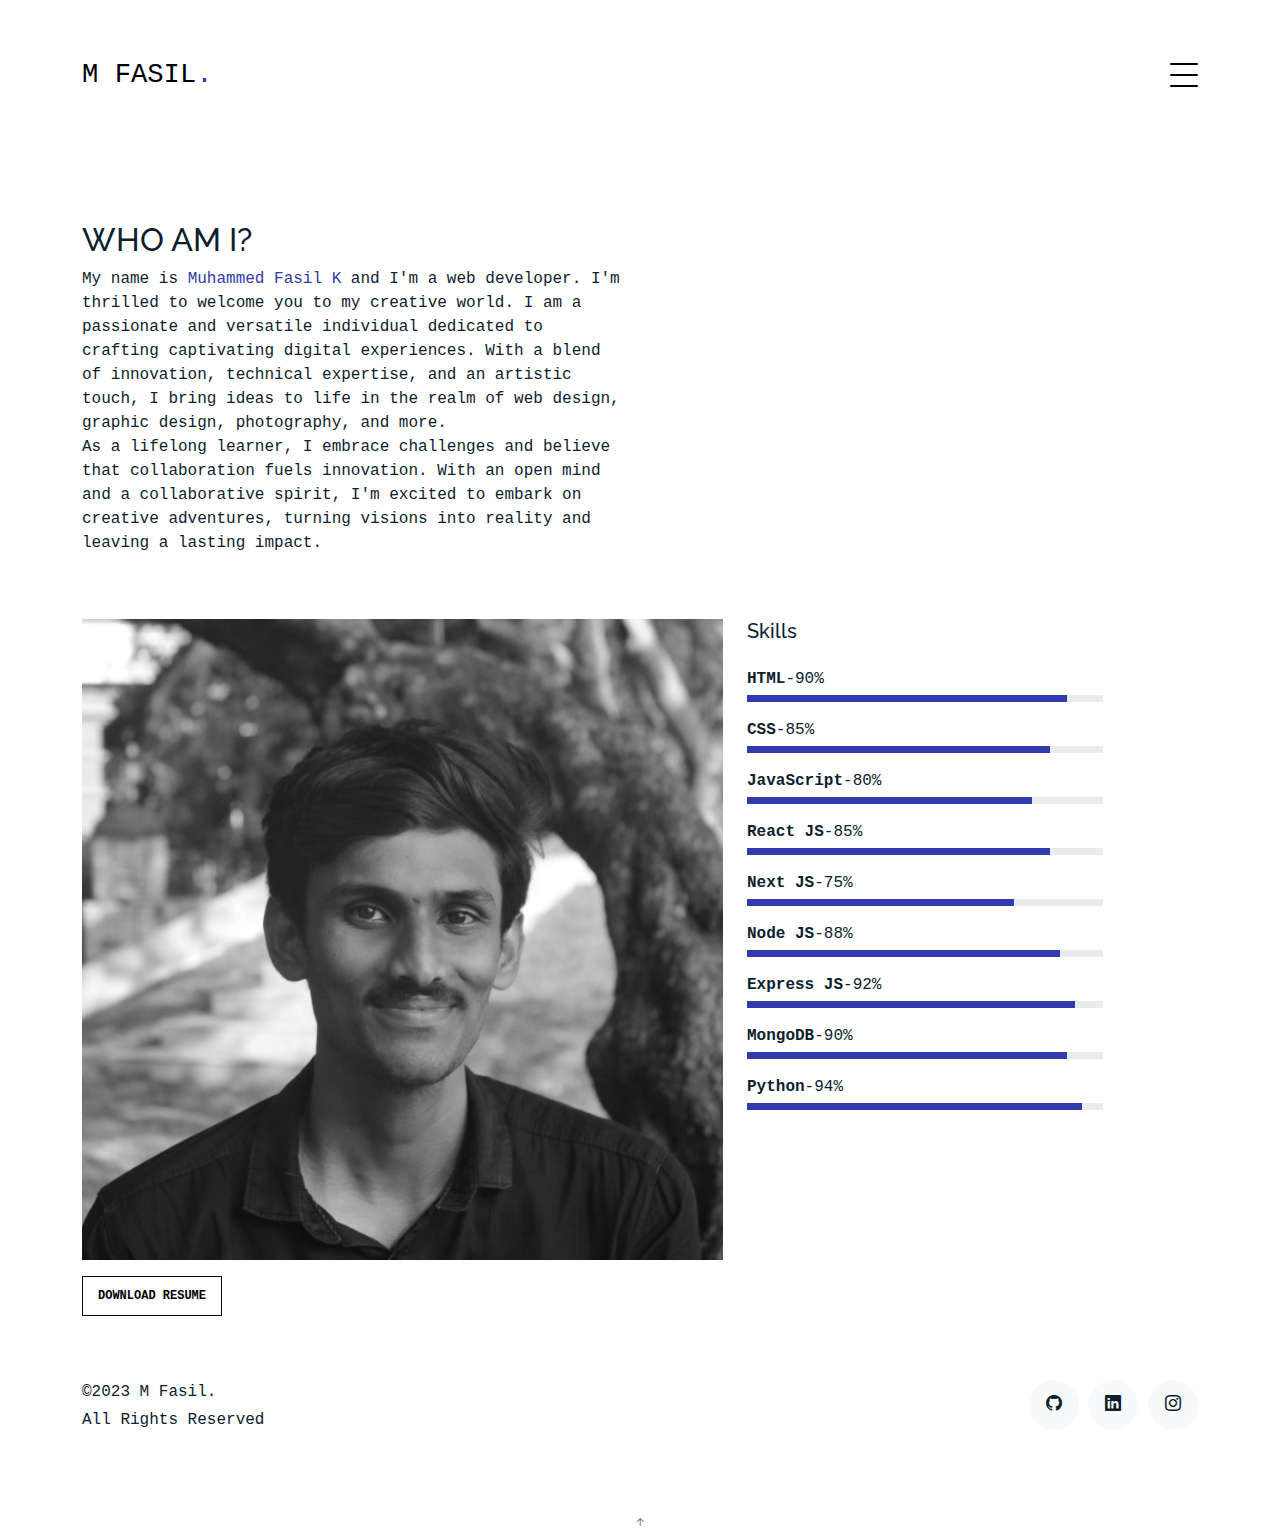
<file: about.html>
<!DOCTYPE html>
<html lang="en">
  <head>
    <meta charset="utf-8" />
    <meta content="width=device-width, initial-scale=1.0" name="viewport" />
    <title>M Fasil - About</title>
    <meta
      content="This is the portfolio website of Muhammed Fasil K"
      name="description"
    />
    <meta content="portfolio personal" name="keywords" />
    <meta content="Muhammed Fasil K" name="author" />
    <link href="assets/img/favicon.png" rel="icon" />
    <link href="assets/img/apple-touch-icon.png" rel="apple-touch-icon" />
    <link
      href="https://fonts.googleapis.com/css?family=https://fonts.googleapis.com/css?family=Inconsolata:400,500,600,700|Raleway:400,400i,500,500i,600,600i,700,700i"
      rel="stylesheet"
    />
    <link href="assets/vendor/aos/aos.css" rel="stylesheet" />
    <link
      href="assets/vendor/bootstrap/css/bootstrap.min.css"
      rel="stylesheet"
    />
    <link
      href="assets/vendor/bootstrap-icons/bootstrap-icons.css"
      rel="stylesheet"
    />
    <link href="assets/vendor/swiper/swiper-bundle.min.css" rel="stylesheet" />
    <link href="assets/css/style.css" rel="stylesheet" />
  </head>

  <body>
    <!-- ======= Navbar ======= -->
    <div class="collapse navbar-collapse custom-navmenu" id="main-navbar">
      <div class="container py-2 py-md-5">
        <div class="row align-items-start justify-content-between">
          <div class="col-md-2">
            <ul class="custom-menu">
              <li><a href="index.html">Home</a></li>
              <li class="active"><a href="about.html">About Me</a></li>
              <li><a href="works.html">Works</a></li>
              <li><a href="services.html">Services</a></li>
              <li><a href="skills.html">Skills</a></li>
              <li><a href="contact.html">Contact</a></li>
            </ul>
          </div>
          <div class="col-md-4 d-none d-md-block">
            <h3>Hire Me</h3>
            <p>
              Elevate Your Projects with My Expertise. Ready to bring your ideas
              to life? From concept to execution, I'm here to collaborate and
              contribute my skills to your next venture. Let's work together to
              create something exceptional. Reach out now to explore the
              possibilities <br />
              <span class="mt-2"
                ><a href="mailto:muhammedfasilofficial@gmail.com"
                  >muhammedfasilofficial@gmail.com</a
                ></span
              >
            </p>
          </div>
        </div>
      </div>
    </div>
    <nav class="navbar navbar-light custom-navbar">
      <div class="container">
        <a class="navbar-brand" href="index.html"
          >M FASIL<span style="color: rgb(49, 59, 172)">.</span></a
        >
        <a
          href="#"
          class="burger"
          data-bs-toggle="collapse"
          data-bs-target="#main-navbar"
        >
          <span></span>
        </a>
      </div>
    </nav>
    <!-- Start #main -->
    <main id="main">
      <section class="section pb-5">
        <div class="container">
          <div class="row mb-5 align-items-end">
            <div class="col-md-6" data-aos="fade-up">
              <h2>WHO AM I?</h2>
              <p class="mb-0">
                My name is
                <span style="color: rgb(49, 59, 172)">Muhammed Fasil K</span>
                and I'm a web developer. I'm thrilled to welcome you to my
                creative world. I am a passionate and versatile individual
                dedicated to crafting captivating digital experiences. With a
                blend of innovation, technical expertise, and an artistic touch,
                I bring ideas to life in the realm of web design, graphic
                design, photography, and more.
              </p>
              <p>
                As a lifelong learner, I embrace challenges and believe that
                collaboration fuels innovation. With an open mind and a
                collaborative spirit, I'm excited to embark on creative
                adventures, turning visions into reality and leaving a lasting
                impact.
              </p>
            </div>
          </div>

          <div class="row">
            <div class="col-md-4 ml-auto order-2" data-aos="fade-up">
              <h3 class="h3 mb-4">Skills</h3>
              <ul class="list-unstyled">
                <li class="mb-3">
                  <div class="d-flex mb-1">
                    <strong>HTML</strong>-
                    <span class="ml-auto">90%</span>
                  </div>
                  <div class="progress custom-progress">
                    <div
                      class="progress-bar"
                      role="progressbar"
                      style="width: 90%"
                      aria-valuenow="90"
                      aria-valuemin="0"
                      aria-valuemax="100"
                    ></div>
                  </div>
                </li>
                <li class="mb-3">
                  <div class="d-flex mb-1">
                    <strong>CSS</strong>-
                    <span class="ml-auto">85%</span>
                  </div>
                  <div class="progress custom-progress">
                    <div
                      class="progress-bar"
                      role="progressbar"
                      style="width: 85%"
                      aria-valuenow="85"
                      aria-valuemin="0"
                      aria-valuemax="100"
                    ></div>
                  </div>
                </li>
                <li class="mb-3">
                  <div class="d-flex mb-1">
                    <strong>JavaScript</strong>-
                    <span class="ml-auto">80%</span>
                  </div>
                  <div class="progress custom-progress">
                    <div
                      class="progress-bar"
                      role="progressbar"
                      style="width: 80%"
                      aria-valuenow="80"
                      aria-valuemin="0"
                      aria-valuemax="100"
                    ></div>
                  </div>
                </li>
                <li class="mb-3">
                  <div class="d-flex mb-1">
                    <strong>React JS</strong>-
                    <span class="ml-auto"> 85%</span>
                  </div>
                  <div class="progress custom-progress">
                    <div
                      class="progress-bar"
                      role="progressbar"
                      style="width: 85%"
                      aria-valuenow="85"
                      aria-valuemin="0"
                      aria-valuemax="100"
                    ></div>
                  </div>
                </li>
                <li class="mb-3">
                  <div class="d-flex mb-1">
                    <strong>Next JS</strong>-
                    <span class="ml-auto">75%</span>
                  </div>
                  <div class="progress custom-progress">
                    <div
                      class="progress-bar"
                      role="progressbar"
                      style="width: 75%"
                      aria-valuenow="75"
                      aria-valuemin="0"
                      aria-valuemax="100"
                    ></div>
                  </div>
                </li>
                <li class="mb-3">
                  <div class="d-flex mb-1">
                    <strong>Node JS</strong>-
                    <span class="ml-auto">88%</span>
                  </div>
                  <div class="progress custom-progress">
                    <div
                      class="progress-bar"
                      role="progressbar"
                      style="width: 88%"
                      aria-valuenow="88"
                      aria-valuemin="0"
                      aria-valuemax="100"
                    ></div>
                  </div>
                </li>
                <li class="mb-3">
                  <div class="d-flex mb-1">
                    <strong>Express JS</strong>-
                    <span class="ml-auto">92%</span>
                  </div>
                  <div class="progress custom-progress">
                    <div
                      class="progress-bar"
                      role="progressbar"
                      style="width: 92%"
                      aria-valuenow="92%"
                      aria-valuemin="0"
                      aria-valuemax="100"
                    ></div>
                  </div>
                </li>
                <li class="mb-3">
                  <div class="d-flex mb-1">
                    <strong>MongoDB</strong>-
                    <span class="ml-auto">90%</span>
                  </div>
                  <div class="progress custom-progress">
                    <div
                      class="progress-bar"
                      role="progressbar"
                      style="width: 90%"
                      aria-valuenow="90"
                      aria-valuemin="0"
                      aria-valuemax="100"
                    ></div>
                  </div>
                </li>
                <li class="mb-3">
                  <div class="d-flex mb-1">
                    <strong>Python</strong>-
                    <span class="ml-auto">94%</span>
                  </div>
                  <div class="progress custom-progress">
                    <div
                      class="progress-bar"
                      role="progressbar"
                      style="width: 94%"
                      aria-valuenow="94"
                      aria-valuemin="0"
                      aria-valuemax="100"
                    ></div>
                  </div>
                </li>
              </ul>
            </div>

            <div class="col-md-7 mb-5 mb-md-0" data-aos="fade-up">
              <p>
                <img
                  src="assets/img/M Fasil.jpg"
                  alt="M Fasil"
                  class="img-fluid"
                />
              </p>
              <p>
                <a
                  href="assets/files/resume.pdf"
                  download="Muhammed Fasil K"
                  class="readmore"
                  >Download resume</a
                >
              </p>
            </div>
          </div>
        </div>
      </section>
    </main>
    <!-- End #main -->
    <!-- ======= Footer ======= -->
    <footer class="footer" role="contentinfo">
      <div class="container">
        <div class="row">
          <div class="col-sm-6">
            <p class="mb-1">&copy;2023 M Fasil.</p>
            <p>All Rights Reserved</p>
          </div>
          <div class="col-sm-6 social text-md-end">
            <a href="https://github.com/fasilofficial"
              ><span class="bi bi-github"></span
            ></a>
            <a href="https://www.linkedin.com/in/mfasilofficial/"
              ><span class="bi bi-linkedin"></span
            ></a>
            <a href="https://www.instagram.com/fasil.jpeg/"
              ><span class="bi bi-instagram"></span
            ></a>
          </div>
        </div>
      </div>
    </footer>
    <a
      href="#"
      class="back-to-top d-flex align-items-center justify-content-center"
      ><i class="bi bi-arrow-up-short"></i
    ></a>
    <script src="assets/vendor/aos/aos.js"></script>
    <script src="assets/vendor/bootstrap/js/bootstrap.bundle.min.js"></script>
    <script src="assets/vendor/isotope-layout/isotope.pkgd.min.js"></script>
    <script src="assets/vendor/swiper/swiper-bundle.min.js"></script>
    <script src="assets/js/main.js"></script>
  </body>
</html>
</file>
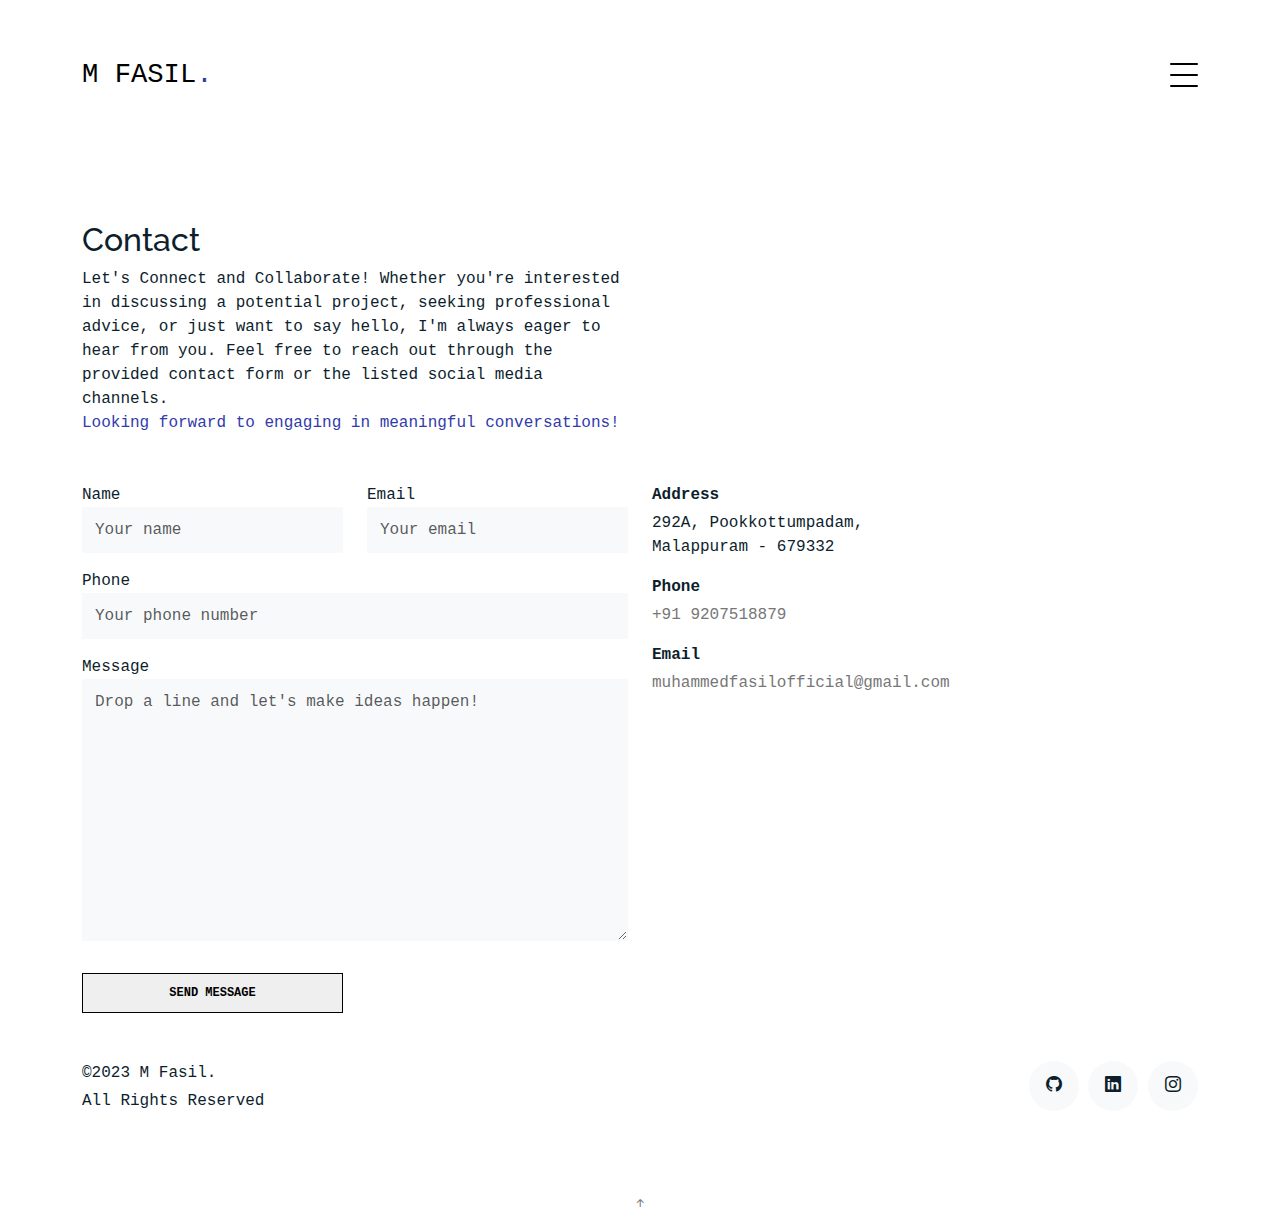
<file: contact.html>
<!DOCTYPE html>
<html lang="en">
  <head>
    <meta charset="utf-8" />
    <meta content="width=device-width, initial-scale=1.0" name="viewport" />
    <title>M Fasil - Contact</title>
    <meta
      content="This is the portfolio website of Muhammed Fasil K"
      name="description"
    />
    <meta content="portfolio personal" name="keywords" />
    <meta content="Muhammed Fasil K" name="author" />
    <link href="assets/img/favicon.png" rel="icon" />
    <link href="assets/img/apple-touch-icon.png" rel="apple-touch-icon" />
    <link
      href="https://fonts.googleapis.com/css?family=https://fonts.googleapis.com/css?family=Inconsolata:400,500,600,700|Raleway:400,400i,500,500i,600,600i,700,700i"
      rel="stylesheet"
    />
    <link href="assets/vendor/aos/aos.css" rel="stylesheet" />
    <link
      href="assets/vendor/bootstrap/css/bootstrap.min.css"
      rel="stylesheet"
    />
    <link
      href="assets/vendor/bootstrap-icons/bootstrap-icons.css"
      rel="stylesheet"
    />
    <link href="assets/vendor/swiper/swiper-bundle.min.css" rel="stylesheet" />
    <link href="assets/css/style.css" rel="stylesheet" />
  </head>

  <body>
    <!-- ======= Navbar ======= -->
    <div class="collapse navbar-collapse custom-navmenu" id="main-navbar">
      <div class="container py-2 py-md-5">
        <div class="row align-items-start justify-content-between">
          <div class="col-md-2">
            <ul class="custom-menu">
              <li><a href="index.html">Home</a></li>
              <li><a href="about.html">About Me</a></li>
              <li><a href="works.html">Works</a></li>
              <li><a href="services.html">Services</a></li>
              <li><a href="skills.html">Skills</a></li>
              <li class="active"><a href="contact.html">Contact</a></li>
            </ul>
          </div>
          <div class="col-md-4 d-none d-md-block">
            <h3>Hire Me</h3>
            <p>
              Elevate Your Projects with My Expertise. Ready to bring your ideas
              to life? From concept to execution, I'm here to collaborate and
              contribute my skills to your next venture. Let's work together to
              create something exceptional. Reach out now to explore the
              possibilities <br />
              <span class="mt-2"
                ><a href="mailto:muhammedfasilofficial@gmail.com"
                  >muhammedfasilofficial@gmail.com</a
                ></span
              >
            </p>
          </div>
        </div>
      </div>
    </div>

    <nav class="navbar navbar-light custom-navbar">
      <div class="container">
        <a class="navbar-brand" href="index.html"
          >M FASIL<span style="color: rgb(49, 59, 172)">.</span></a
        >
        <a
          href="#"
          class="burger"
          data-bs-toggle="collapse"
          data-bs-target="#main-navbar"
        >
          <span></span>
        </a>
      </div>
    </nav>
    <!-- Start #main -->
    <main id="main">
      <section class="section pb-5">
        <div class="container">
          <div class="row mb-5 align-items-end">
            <div class="col-md-6" data-aos="fade-up">
              <h2>Contact</h2>
              <p class="mb-0">
                Let's Connect and Collaborate! Whether you're interested in
                discussing a potential project, seeking professional advice, or
                just want to say hello, I'm always eager to hear from you. Feel
                free to reach out through the provided contact form or the
                listed social media channels.<br />
                <span style="color: rgb(49, 59, 172)"
                  >Looking forward to engaging in meaningful conversations!
                </span>
              </p>
            </div>
          </div>

          <div class="row">
            <div class="col-md-6 mb-5 mb-md-0" data-aos="fade-up">
              <form
                action="https://api.web3forms.com/submit"
                method="POST"
                role="form"
                class="php-email-form"
                id="contact-form"
              >
                <input
                  type="hidden"
                  name="access_key"
                  value="72082163-95c2-47cc-85ba-102b44f643af"
                />
                <div class="row gy-3">
                  <div class="col-md-6 form-group">
                    <label for="name">Name</label>
                    <input
                      placeholder="Your name"
                      type="text"
                      name="name"
                      class="form-control"
                      id="name"
                      required
                    />
                  </div>
                  <div class="col-md-6 form-group">
                    <label for="name">Email</label>
                    <input
                      placeholder="Your email"
                      type="email"
                      class="form-control"
                      name="email"
                      id="email"
                      required
                    />
                  </div>
                  <div class="col-md-12 form-group">
                    <label for="name">Phone</label>
                    <input
                      placeholder="Your phone number"
                      type="text"
                      class="form-control"
                      name="phone"
                      id="phone"
                      required
                    />
                  </div>
                  <div class="col-md-12 form-group">
                    <label for="name">Message</label>
                    <textarea
                      placeholder="Drop a line and let's make ideas happen!"
                      class="form-control"
                      name="message"
                      cols="30"
                      rows="10"
                      required
                    ></textarea>
                  </div>

                  <div class="col-md-12 my-3">
                    <div class="loading">Loading</div>
                    <div class="error-message"></div>
                    <div class="sent-message">
                      Your message has been sent. Thank you!
                    </div>
                  </div>

                  <div class="col-md-6 mt-0 form-group">
                    <input
                      type="submit"
                      class="readmore d-block w-100"
                      value="Send Message"
                    />
                  </div>
                </div>
              </form>
              <script>
                $(document).ready(function () {
                  $("#contact-form").validate();
                });
              </script>
            </div>

            <div class="col-md-4 ml-auto order-2" data-aos="fade-up">
              <ul class="list-unstyled">
                <li class="mb-3">
                  <strong class="d-block mb-1">Address</strong>
                  <span
                    >292A, Pookkottumpadam,<br />
                    Malappuram - 679332</span
                  >
                </li>
                <li class="mb-3">
                  <strong class="d-block mb-1">Phone</strong>
                  <!-- <span>+91 9207518879</span> -->
                  <a href="tel:+919207518879"><span>+91 9207518879</span></a>
                </li>
                <li class="mb-3">
                  <strong class="d-block mb-1">Email</strong>
                  <span
                    ><a href="mailto:muhammedfasilofficial@gmail.com"
                      >muhammedfasilofficial@gmail.com</a
                    ></span
                  >
                </li>
              </ul>
            </div>
          </div>
        </div>
      </section>
    </main>
    <!-- End #main -->

    <!-- ======= Footer ======= -->
    <footer class="footer" role="contentinfo">
      <div class="container">
        <div class="row">
          <div class="col-sm-6">
            <p class="mb-1">&copy;2023 M Fasil.</p>
            <p>All Rights Reserved</p>
          </div>
          <div class="col-sm-6 social text-md-end">
            <a href="https://github.com/fasilofficial"
              ><span class="bi bi-github"></span
            ></a>
            <a href="https://www.linkedin.com/in/mfasilofficial/"
              ><span class="bi bi-linkedin"></span
            ></a>
            <a href="https://www.instagram.com/fasil.jpeg/"
              ><span class="bi bi-instagram"></span
            ></a>
          </div>
        </div>
      </div>
    </footer>

    <a
      href="#"
      class="back-to-top d-flex align-items-center justify-content-center"
      ><i class="bi bi-arrow-up-short"></i
    ></a>
    <script src="assets/vendor/aos/aos.js"></script>
    <script src="assets/vendor/bootstrap/js/bootstrap.bundle.min.js"></script>
    <script src="assets/vendor/isotope-layout/isotope.pkgd.min.js"></script>
    <script src="assets/vendor/swiper/swiper-bundle.min.js"></script>
    <script src="assets/js/main.js"></script>
    <script src="https://web3forms.com/client/script.js" async defer></script>
    <script src="assets/js/main.js"></script>
  </body>
</html>
</file>
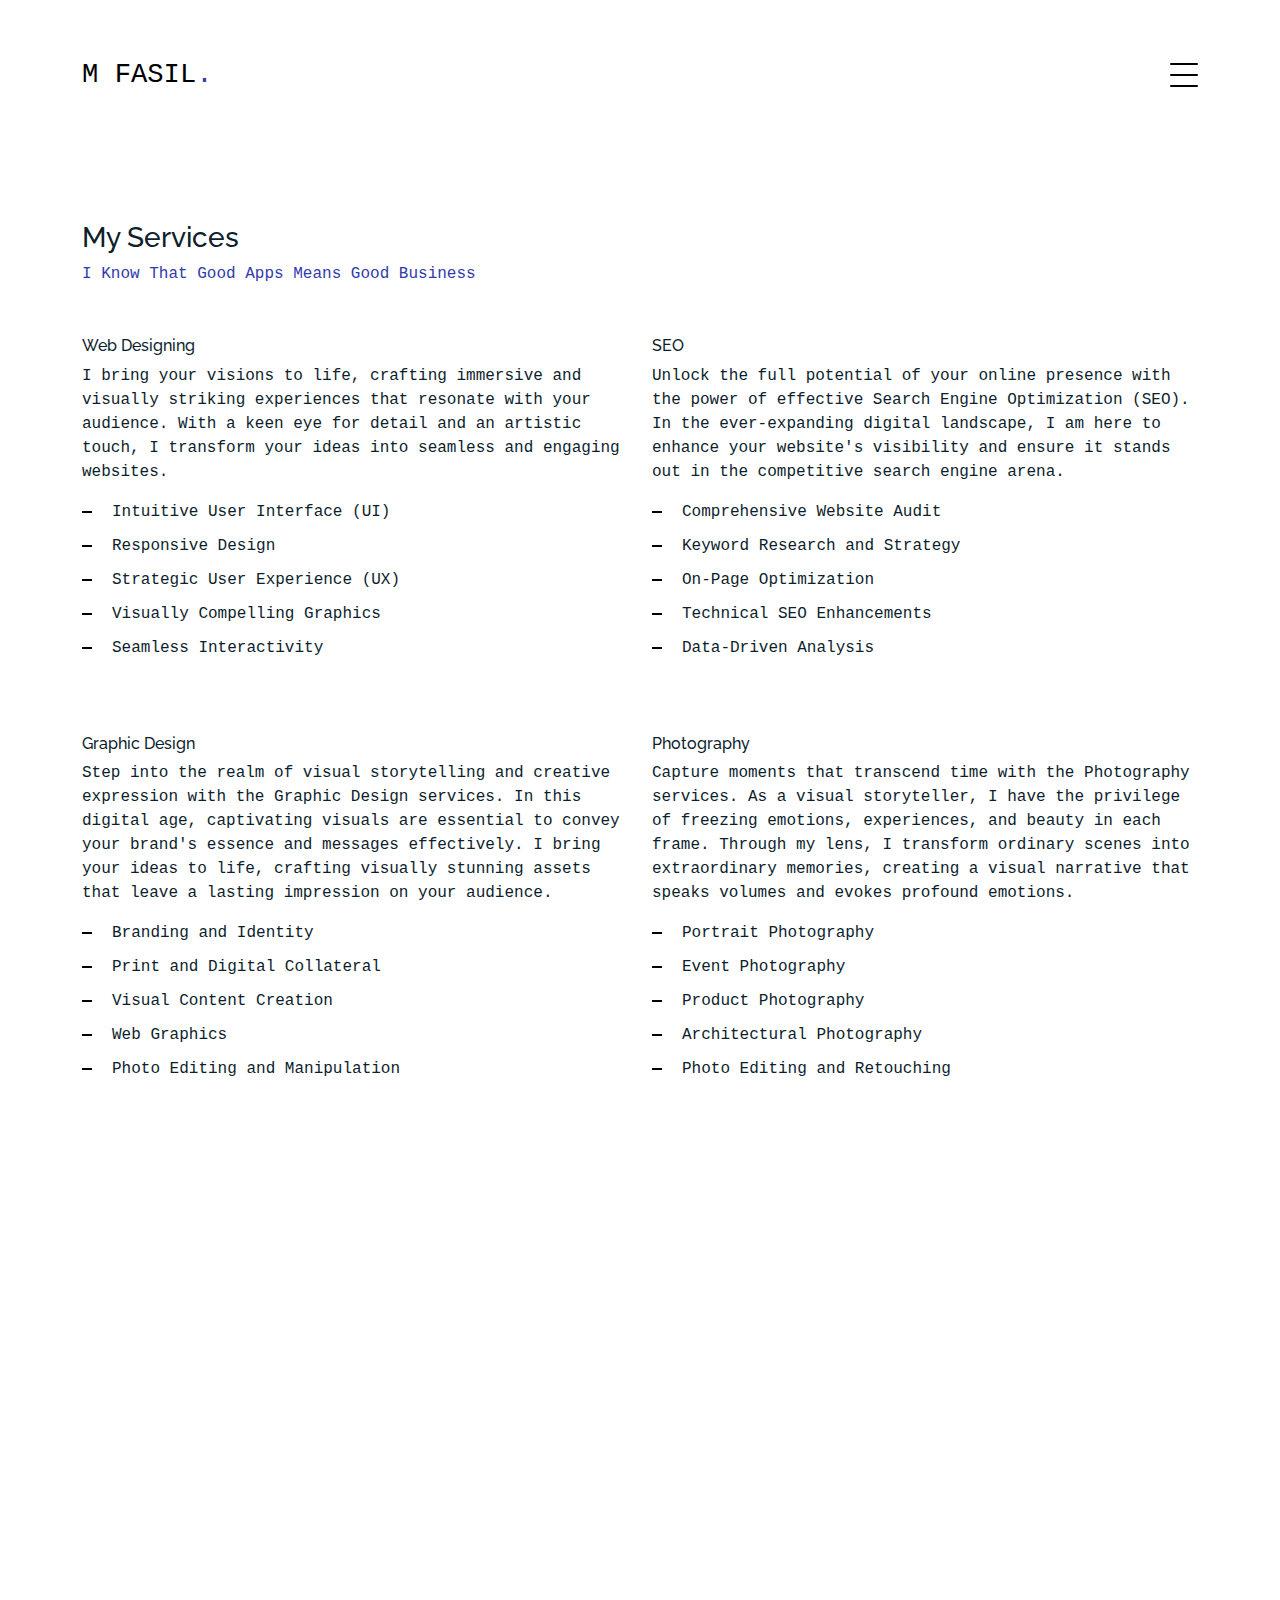
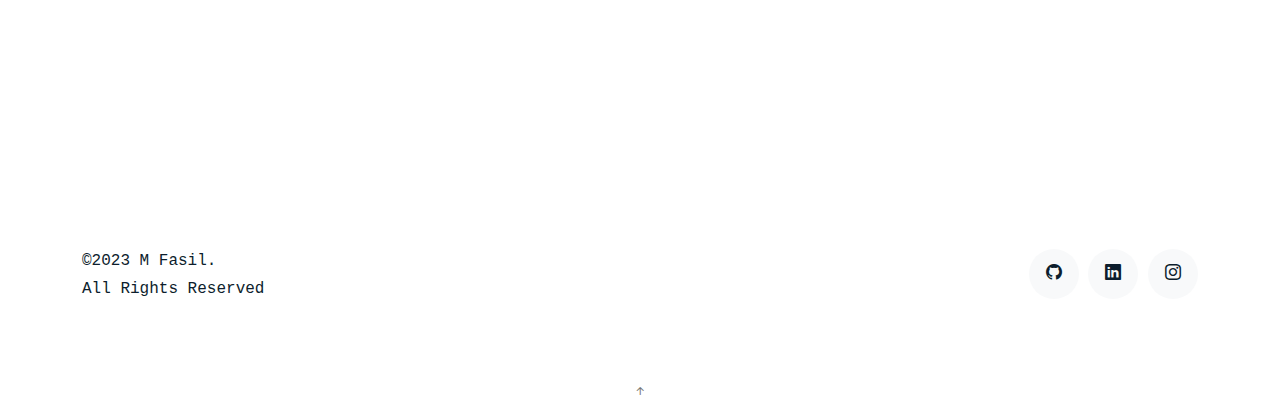
<file: services.html>
<!DOCTYPE html>
<html lang="en">
  <head>
    <meta charset="utf-8" />
    <meta content="width=device-width, initial-scale=1.0" name="viewport" />
    <title>M Fasil - Services</title>
    <meta
      content="This is the portfolio website of Muhammed Fasil K"
      name="description"
    />
    <meta content="portfolio personal" name="keywords" />
    <meta content="Muhammed Fasil K" name="author" />
    <link href="assets/img/favicon.png" rel="icon" />
    <link href="assets/img/apple-touch-icon.png" rel="apple-touch-icon" />
    <link
      href="https://fonts.googleapis.com/css?family=https://fonts.googleapis.com/css?family=Inconsolata:400,500,600,700|Raleway:400,400i,500,500i,600,600i,700,700i"
      rel="stylesheet"
    />
    <link href="assets/vendor/aos/aos.css" rel="stylesheet" />
    <link
      href="assets/vendor/bootstrap/css/bootstrap.min.css"
      rel="stylesheet"
    />
    <link
      href="assets/vendor/bootstrap-icons/bootstrap-icons.css"
      rel="stylesheet"
    />
    <link href="assets/vendor/swiper/swiper-bundle.min.css" rel="stylesheet" />
    <link href="assets/css/style.css" rel="stylesheet" />
  </head>

  <body>
    <!-- ======= Navbar ======= -->
    <div class="collapse navbar-collapse custom-navmenu" id="main-navbar">
      <div class="container py-2 py-md-5">
        <div class="row align-items-start justify-content-between">
          <div class="col-md-2">
            <ul class="custom-menu">
              <li><a href="index.html">Home</a></li>
              <li><a href="about.html">About Me</a></li>
              <li><a href="works.html">Works</a></li>
              <li class="active"><a href="services.html">Services</a></li>
              <li><a href="skills.html">Skills</a></li>
              <li><a href="contact.html">Contact</a></li>
            </ul>
          </div>
          <div class="col-md-4 d-none d-md-block">
            <h3>Hire Me</h3>
            <p>
              Elevate Your Projects with My Expertise. Ready to bring your ideas
              to life? From concept to execution, I'm here to collaborate and
              contribute my skills to your next venture. Let's work together to
              create something exceptional. Reach out now to explore the
              possibilities <br />
              <span class="mt-2"
                ><a href="mailto:muhammedfasilofficial@gmail.com"
                  >muhammedfasilofficial@gmail.com</a
                ></span
              >
            </p>
          </div>
        </div>
      </div>
    </div>

    <nav class="navbar navbar-light custom-navbar">
      <div class="container">
        <a class="navbar-brand" href="index.html"
          >M FASIL<span style="color: rgb(49, 59, 172)">.</span></a
        >
        <a
          href="#"
          class="burger"
          data-bs-toggle="collapse"
          data-bs-target="#main-navbar"
        >
          <span></span>
        </a>
      </div>
    </nav>

    <main id="main">
      <section class="section">
        <div class="container">
          <div class="row mb-4 align-items-center">
            <div class="col-md-6" data-aos="fade-up">
              <h3 class="h3 heading">My Services</h3>
              <p style="color: rgb(49, 59, 172)">
                I Know That Good Apps Means Good Business
              </p>
            </div>
          </div>
        </div>

        <div class="site-section pb-0 services">
          <div class="container">
            <div class="row">
              <div
                class="col-12 col-sm-6 col-md-6 col-lg-6 mb-5"
                data-aos="fade-up"
                data-aos-delay=""
              >
                <h4 class="h4 mb-2">Web Designing</h4>
                <p>
                  I bring your visions to life, crafting immersive and visually
                  striking experiences that resonate with your audience. With a
                  keen eye for detail and an artistic touch, I transform your
                  ideas into seamless and engaging websites.
                </p>
                <ul class="list-unstyled list-line">
                  <li>Intuitive User Interface (UI)</li>
                  <li>Responsive Design</li>
                  <li>Strategic User Experience (UX)</li>
                  <li>Visually Compelling Graphics</li>
                  <li>Seamless Interactivity</li>
                </ul>
              </div>
              <div
                class="col-12 col-sm-6 col-md-6 col-lg-6 mb-5"
                data-aos="fade-up"
                data-aos-delay="100"
              >
                <h4 class="h4 mb-2">SEO</h4>
                <p>
                  Unlock the full potential of your online presence with the
                  power of effective Search Engine Optimization (SEO). In the
                  ever-expanding digital landscape, I am here to enhance your
                  website's visibility and ensure it stands out in the
                  competitive search engine arena.
                </p>
                <ul class="list-unstyled list-line">
                  <li>Comprehensive Website Audit</li>
                  <li>Keyword Research and Strategy</li>
                  <li>On-Page Optimization</li>
                  <li>Technical SEO Enhancements</li>
                  <li>Data-Driven Analysis</li>
                </ul>
              </div>
              <div
                class="col-12 col-sm-6 col-md-6 col-lg-6 mb-5"
                data-aos="fade-up"
                data-aos-delay=""
              >
                <h4 class="h4 mb-2">Graphic Design</h4>
                <p>
                  Step into the realm of visual storytelling and creative
                  expression with the Graphic Design services. In this digital
                  age, captivating visuals are essential to convey your brand's
                  essence and messages effectively. I bring your ideas to life,
                  crafting visually stunning assets that leave a lasting
                  impression on your audience.
                </p>
                <ul class="list-unstyled list-line">
                  <li>Branding and Identity</li>
                  <li>Print and Digital Collateral</li>
                  <li>Visual Content Creation</li>
                  <li>Web Graphics</li>
                  <li>Photo Editing and Manipulation</li>
                </ul>
              </div>
              <div
                class="col-12 col-sm-6 col-md-6 col-lg-6 mb-5"
                data-aos="fade-up"
                data-aos-delay="100"
              >
                <h4 class="h4 mb-2">Photography</h4>
                <p>
                  Capture moments that transcend time with the Photography
                  services. As a visual storyteller, I have the privilege of
                  freezing emotions, experiences, and beauty in each frame.
                  Through my lens, I transform ordinary scenes into
                  extraordinary memories, creating a visual narrative that
                  speaks volumes and evokes profound emotions.
                </p>
                <ul class="list-unstyled list-line">
                  <li>Portrait Photography</li>
                  <li>Event Photography</li>
                  <li>Product Photography</li>
                  <li>Architectural Photography</li>
                  <li>Photo Editing and Retouching</li>
                </ul>
              </div>
            </div>
          </div>
        </div>
      </section>

      <!-- ======= Testimonials Section ======= -->
      <section class="section pt-0">
        <div class="container">
          <div
            class="testimonials-slider swiper"
            data-aos="fade-up"
            data-aos-delay="100"
          >
            <div class="swiper-wrapper">
              <div class="swiper-slide">
                <div class="testimonial-wrap">
                  <div class="testimonial">
                    <img
                      src="assets/img/Alvin Ninan.jpg"
                      alt="Image"
                      class="img-fluid"
                    />
                    <blockquote>
                      <p>
                        Working with Fasil was an absolute pleasure. Their
                        exceptional design skills, keen attention to detail, and
                        unwavering dedication transformed our vision into a
                        stunning reality. Highly recommended!
                      </p>
                    </blockquote>
                    <p>&mdash; Alvin Ninan</p>
                  </div>
                </div>
              </div>

              <div class="swiper-slide">
                <div class="testimonial-wrap">
                  <div class="testimonial">
                    <img
                      src="assets/img/Rameez Ibrahim.jpg"
                      alt="Image"
                      class="img-fluid"
                    />
                    <blockquote>
                      <p>
                        Choosing Fasil for our web design was an outstanding
                        decision. His expertise in creating user-friendly
                        interfaces and visually appealing designs exceeded our
                        expectations.
                      </p>
                    </blockquote>
                    <p>&mdash; Rameez Ibrahim</p>
                  </div>
                </div>
              </div>
              <div class="swiper-slide">
                <div class="testimonial-wrap">
                  <div class="testimonial">
                    <img
                      src="assets/img/Mohammed Rizwan.jpg"
                      alt="Image"
                      class="img-fluid"
                    />
                    <blockquote>
                      <p>
                        I had the pleasure of collaborating with Fasil for our
                        brand's graphic design requirements. Their ability to
                        grasp our brand's essence and translate it into stunning
                        visuals was truly impressive.
                      </p>
                    </blockquote>
                    <p>&mdash; Mohammed Rizwan</p>
                  </div>
                </div>
              </div>
              <div class="swiper-slide">
                <div class="testimonial-wrap">
                  <div class="testimonial">
                    <img
                      src="assets/img/Devi Krishna.jpg"
                      alt="Image"
                      class="img-fluid"
                    />
                    <blockquote>
                      <p>
                        Partnering with Muhammed Fasil K for our design needs
                        was an inspiring journey. His creativity knows no
                        bounds, as they effortlessly transformed our ideas into
                        visual masterpieces.
                      </p>
                    </blockquote>
                    <p>&mdash; K Devi Krishna</p>
                  </div>
                </div>
              </div>
            </div>
            <div class="swiper-pagination"></div>
          </div>
        </div>
      </section>
      <!-- End Testimonials Section -->
    </main>
    <!-- End #main -->

    <!-- ======= Footer ======= -->
    <footer class="footer" role="contentinfo">
      <div class="container">
        <div class="row">
          <div class="col-sm-6">
            <p class="mb-1">&copy;2023 M Fasil.</p>
            <p>All Rights Reserved</p>
          </div>
          <div class="col-sm-6 social text-md-end">
            <a href="https://github.com/fasilofficial"
              ><span class="bi bi-github"></span
            ></a>
            <a href="https://www.linkedin.com/in/mfasilofficial/"
              ><span class="bi bi-linkedin"></span
            ></a>
            <a href="https://www.instagram.com/fasil.jpeg/"
              ><span class="bi bi-instagram"></span
            ></a>
          </div>
        </div>
      </div>
    </footer>

    <a
      href="#"
      class="back-to-top d-flex align-items-center justify-content-center"
      ><i class="bi bi-arrow-up-short"></i
    ></a>
    <script src="assets/vendor/aos/aos.js"></script>
    <script src="assets/vendor/bootstrap/js/bootstrap.bundle.min.js"></script>
    <script src="assets/vendor/isotope-layout/isotope.pkgd.min.js"></script>
    <script src="assets/vendor/swiper/swiper-bundle.min.js"></script>
    <script src="assets/js/main.js"></script>
  </body>
</html>
</file>
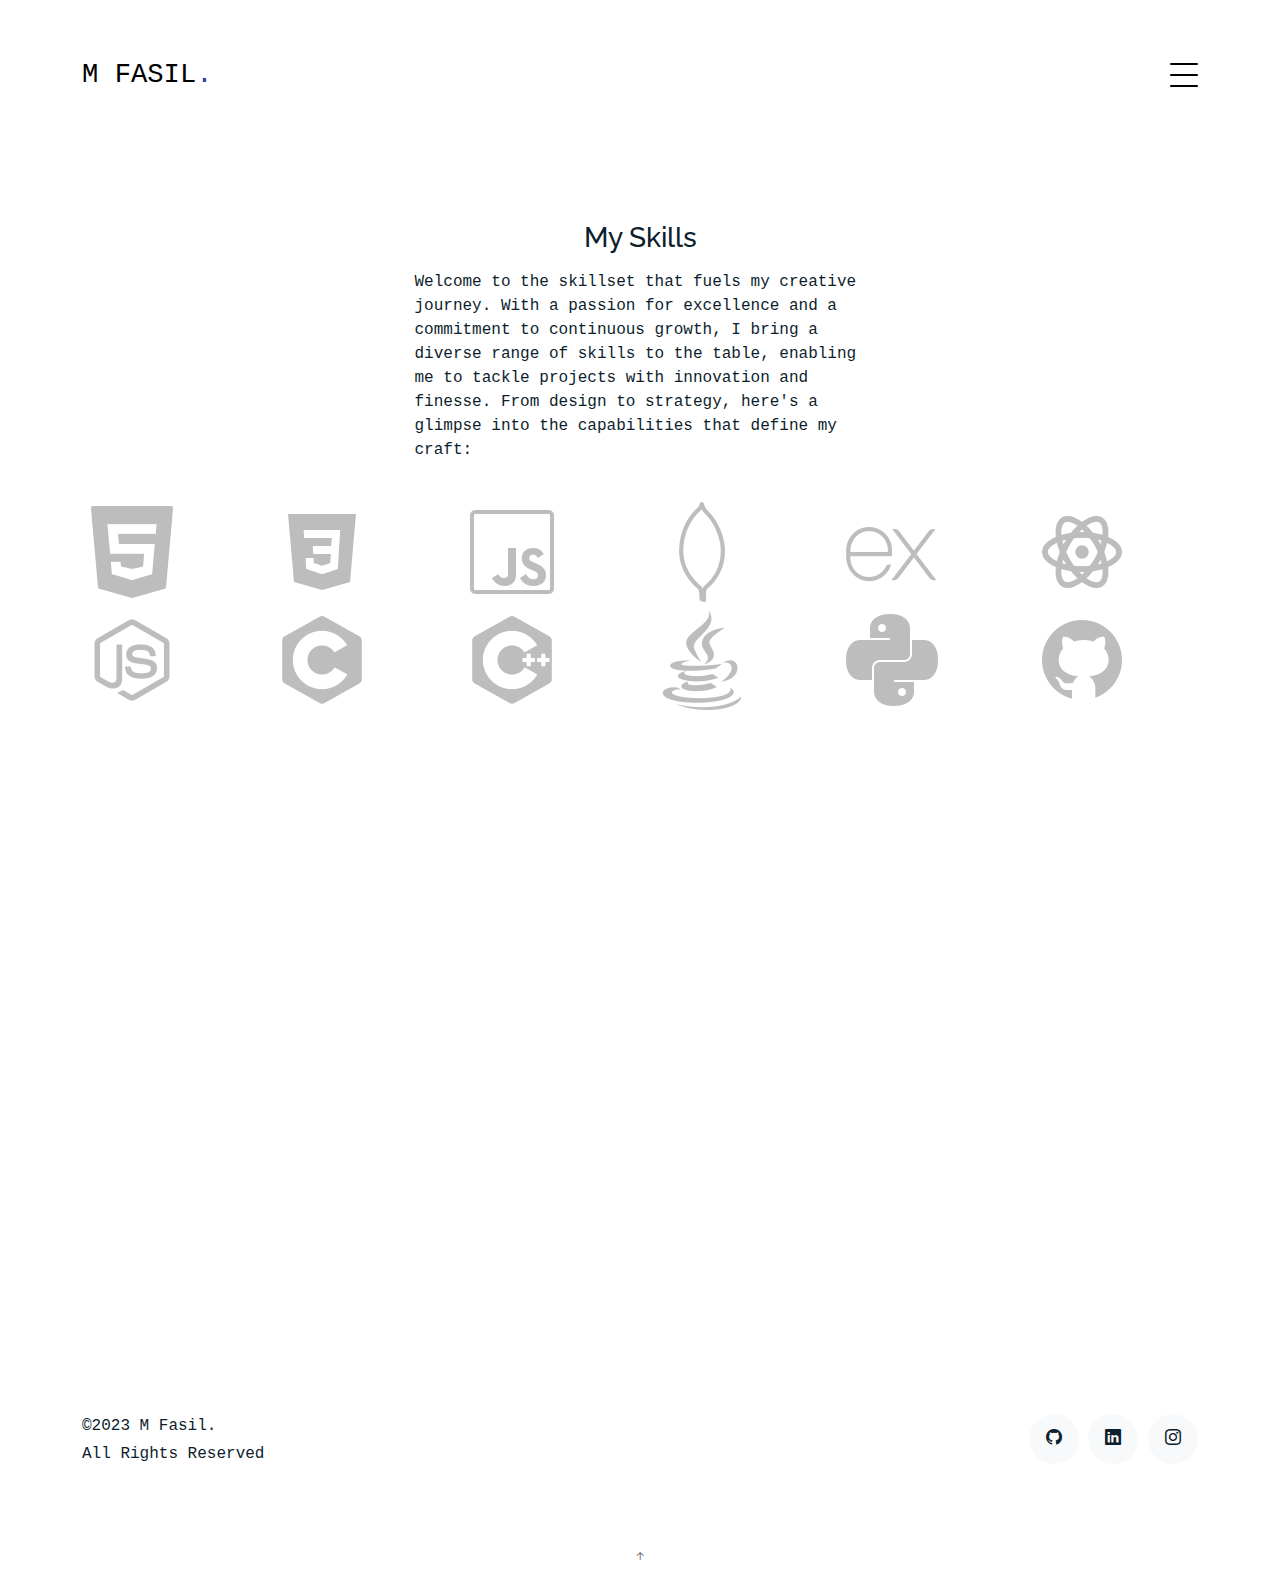
<file: skills.html>
<!DOCTYPE html>
<html lang="en">
  <head>
    <meta charset="utf-8" />
    <meta content="width=device-width, initial-scale=1.0" name="viewport" />
    <title>M Fasil - Skills</title>
    <meta
      content="This is the portfolio website of Muhammed Fasil K"
      name="description"
    />
    <meta content="portfolio personal" name="keywords" />
    <meta content="Muhammed Fasil K" name="author" />
    <link href="assets/img/favicon.png" rel="icon" />
    <link href="assets/img/apple-touch-icon.png" rel="apple-touch-icon" />
    <link
      href="https://fonts.googleapis.com/css?family=https://fonts.googleapis.com/css?family=Inconsolata:400,500,600,700|Raleway:400,400i,500,500i,600,600i,700,700i"
      rel="stylesheet"
    />
    <link href="assets/vendor/aos/aos.css" rel="stylesheet" />
    <link
      href="assets/vendor/bootstrap/css/bootstrap.min.css"
      rel="stylesheet"
    />
    <link
      href="assets/vendor/bootstrap-icons/bootstrap-icons.css"
      rel="stylesheet"
    />
    <link href="assets/vendor/swiper/swiper-bundle.min.css" rel="stylesheet" />
    <link href="assets/css/style.css" rel="stylesheet" />
  </head>

  <body>
    <!-- ======= Navbar ======= -->
    <div class="collapse navbar-collapse custom-navmenu" id="main-navbar">
      <div class="container py-2 py-md-5">
        <div class="row align-items-start justify-content-between">
          <div class="col-md-2">
            <ul class="custom-menu">
              <li><a href="index.html">Home</a></li>
              <li><a href="about.html">About Me</a></li>
              <li><a href="works.html">Works</a></li>
              <li><a href="services.html">Services</a></li>
              <li class="active"><a href="skills.html">Skills</a></li>
              <li><a href="contact.html">Contact</a></li>
            </ul>
          </div>
          <div class="col-md-4 d-none d-md-block">
            <h3>Hire Me</h3>
            <p>
              Elevate Your Projects with My Expertise. Ready to bring your ideas
              to life? From concept to execution, I'm here to collaborate and
              contribute my skills to your next venture. Let's work together to
              create something exceptional. Reach out now to explore the
              possibilities <br />
              <span class="mt-2"
                ><a href="mailto:muhammedfasilofficial@gmail.com"
                  >muhammedfasilofficial@gmail.com</a
                ></span
              >
            </p>
          </div>
        </div>
      </div>
    </div>

    <nav class="navbar navbar-light custom-navbar">
      <div class="container">
        <a class="navbar-brand" href="index.html"
          >M FASIL<span style="color: rgb(49, 59, 172)">.</span></a
        >
        <a
          href="#"
          class="burger"
          data-bs-toggle="collapse"
          data-bs-target="#main-navbar"
        >
          <span></span>
        </a>
      </div>
    </nav>

    <main id="main">
      <section class="section">
        <div class="container">
          <div class="row justify-content-center mb-4">
            <div class="col-5">
              <h3 class="h3 heading text-center mb-3">My Skills</h3>

              <p>
                Welcome to the skillset that fuels my creative journey. With a
                passion for excellence and a commitment to continuous growth, I
                bring a diverse range of skills to the table, enabling me to
                tackle projects with innovation and finesse. From design to
                strategy, here's a glimpse into the capabilities that define my
                craft:
              </p>
            </div>
          </div>
        </div>
        <div class="container">
          <div class="row mb-2" data-aos="fade-up">
            <div class="col-4 col-sm-4 col-md-2" data-aos-delay="100">
              <img
                src="assets/img/html5-logo.png"
                alt="Image"
                class="img-fluid"
              />
            </div>
            <div class="col-4 col-sm-4 col-md-2" data-aos-delay="200">
              <img
                src="assets/img/css3-logo.png"
                alt="Image"
                class="img-fluid"
              />
            </div>
            <div class="col-4 col-sm-4 col-md-2" data-aos-delay="300">
              <img
                src="assets/img/javascript-logo.png"
                alt="Image"
                class="img-fluid"
              />
            </div>
            <div class="col-4 col-sm-4 col-md-2" data-aos-delay="400">
              <img
                src="assets/img/mongodb-logo.png"
                alt="Image"
                class="img-fluid"
              />
            </div>
            <div class="col-4 col-sm-4 col-md-2" data-aos-delay="400">
              <img
                src="assets/img/expressjs-logo.png"
                alt="Image"
                class="img-fluid"
              />
            </div>
            <div class="col-4 col-sm-4 col-md-2" data-aos-delay="400">
              <img
                src="assets/img/react-logo.png"
                alt="Image"
                class="img-fluid"
              />
            </div>
          </div>
          <div class="row" data-aos="fade-up">
            <div class="col-4 col-sm-4 col-md-2" data-aos-delay="400">
              <img
                src="assets/img/nodejs-logo.png"
                alt="Image"
                class="img-fluid"
              />
            </div>
            <div class="col-4 col-sm-4 col-md-2" data-aos-delay="400">
              <img
                src="assets/img/c-programming-logo.png"
                alt="Image"
                class="img-fluid"
              />
            </div>
            <div class="col-4 col-sm-4 col-md-2" data-aos-delay="400">
              <img
                src="assets/img/cpp-logo.png"
                alt="Image"
                class="img-fluid"
              />
            </div>
            <div class="col-4 col-sm-4 col-md-2" data-aos-delay="400">
              <img
                src="assets/img/java-logo.png"
                alt="Image"
                class="img-fluid"
              />
            </div>
            <div class="col-4 col-sm-4 col-md-2" data-aos-delay="400">
              <img
                src="assets/img/python-logo.png"
                alt="Image"
                class="img-fluid"
              />
            </div>
            <div class="col-4 col-sm-4 col-md-2" data-aos-delay="400">
              <img
                src="assets/img/github-logo.png"
                alt="Image"
                class="img-fluid"
              />
            </div>
          </div>
        </div>
      </section>

      <!-- ======= Testimonials Section ======= -->
      <section class="section pt-0">
        <div class="container">
          <div
            class="testimonials-slider swiper"
            data-aos="fade-up"
            data-aos-delay="100"
          >
            <div class="swiper-wrapper">
              <div class="swiper-slide">
                <div class="testimonial-wrap">
                  <div class="testimonial">
                    <img
                      src="assets/img/Alvin Ninan.jpg"
                      alt="Image"
                      class="img-fluid"
                    />
                    <blockquote>
                      <p>
                        Working with Fasil was an absolute pleasure. Their
                        exceptional design skills, keen attention to detail, and
                        unwavering dedication transformed our vision into a
                        stunning reality. Highly recommended!
                      </p>
                    </blockquote>
                    <p>&mdash; Alvin Ninan</p>
                  </div>
                </div>
              </div>

              <div class="swiper-slide">
                <div class="testimonial-wrap">
                  <div class="testimonial">
                    <img
                      src="assets/img/Rameez Ibrahim.jpg"
                      alt="Image"
                      class="img-fluid"
                    />
                    <blockquote>
                      <p>
                        Choosing Fasil for our web design was an outstanding
                        decision. His expertise in creating user-friendly
                        interfaces and visually appealing designs exceeded our
                        expectations.
                      </p>
                    </blockquote>
                    <p>&mdash; Rameez Ibrahim</p>
                  </div>
                </div>
              </div>
              <div class="swiper-slide">
                <div class="testimonial-wrap">
                  <div class="testimonial">
                    <img
                      src="assets/img/Mohammed Rizwan.jpg"
                      alt="Image"
                      class="img-fluid"
                    />
                    <blockquote>
                      <p>
                        I had the pleasure of collaborating with Fasil for our
                        brand's graphic design requirements. Their ability to
                        grasp our brand's essence and translate it into stunning
                        visuals was truly impressive.
                      </p>
                    </blockquote>
                    <p>&mdash; Mohammed Rizwan</p>
                  </div>
                </div>
              </div>
              <div class="swiper-slide">
                <div class="testimonial-wrap">
                  <div class="testimonial">
                    <img
                      src="assets/img/Devi Krishna.jpg"
                      alt="Image"
                      class="img-fluid"
                    />
                    <blockquote>
                      <p>
                        Partnering with Muhammed Fasil K for our design needs
                        was an inspiring journey. His creativity knows no
                        bounds, as they effortlessly transformed our ideas into
                        visual masterpieces.
                      </p>
                    </blockquote>
                    <p>&mdash; K Devi Krishna</p>
                  </div>
                </div>
              </div>
            </div>
            <div class="swiper-pagination"></div>
          </div>
        </div>
      </section>
      <!-- End Testimonials Section -->
    </main>
    <!-- End #main -->

    <!-- ======= Footer ======= -->
    <footer class="footer" role="contentinfo">
      <div class="container">
        <div class="row">
          <div class="col-sm-6">
            <p class="mb-1">&copy;2023 M Fasil.</p>
            <p>All Rights Reserved</p>
          </div>
          <div class="col-sm-6 social text-md-end">
            <a href="https://github.com/fasilofficial"
              ><span class="bi bi-github"></span
            ></a>
            <a href="https://www.linkedin.com/in/mfasilofficial/"
              ><span class="bi bi-linkedin"></span
            ></a>
            <a href="https://www.instagram.com/fasil.jpeg/"
              ><span class="bi bi-instagram"></span
            ></a>
          </div>
        </div>
      </div>
    </footer>

    <a
      href="#"
      class="back-to-top d-flex align-items-center justify-content-center"
      ><i class="bi bi-arrow-up-short"></i
    ></a>
    <script src="assets/vendor/aos/aos.js"></script>
    <script src="assets/vendor/bootstrap/js/bootstrap.bundle.min.js"></script>
    <script src="assets/vendor/isotope-layout/isotope.pkgd.min.js"></script>
    <script src="assets/vendor/swiper/swiper-bundle.min.js"></script>
    <script src="assets/js/main.js"></script>
  </body>
</html>
</file>
<file: assets/css/style.css>
/**
* Template Name: MyPortfolio
* Updated: Jul 27 2023 with Bootstrap v5.3.1
* Template URL: https://bootstrapmade.com/myportfolio-bootstrap-portfolio-website-template/
* Author: BootstrapMade.com
* License: https://bootstrapmade.com/license/
*/

/*--------------------------------------------------------------
# General
--------------------------------------------------------------*/
body {
  font-family: "Inconsolata", monospace;
  color: #0d1e2d;
}

a {
  color: #777;
  text-decoration: none;
}

a:hover {
  color: #000;
}

h1,
h2,
h3,
h4,
h5,
h6,
.font-heading {
  font-family: "Raleway", sans-serif;
}

.section {
  padding: 7rem 0;
}

.filters a {
  text-decoration: none;
  color: #000;
  display: inline-block;
  padding-left: 10px;
  padding-right: 10px;
  position: relative;
}

.filters a:hover,
.filters a:focus,
.filters a:active {
  text-decoration: none;
}

.filters a:hover:before {
  content: "";
  position: absolute;
  left: 10px;
  right: 10px;
  bottom: 0;
  height: 1px;
  background-color: #000;
}

.filters a.active {
  color: rgb(49, 59, 172);
  font-weight: 700;
}

.filters a.active:before {
  content: "";
  position: absolute;
  left: 10px;
  right: 10px;
  bottom: 0;
  height: 1px;
  background-color: rgb(49, 59, 172);
}

.item {
  border: none;
  margin-bottom: 30px;
}

.item .item-wrap {
  display: block;
  position: relative;
  overflow: hidden;
}

.item .item-wrap:after {
  z-index: 2;
  position: absolute;
  content: "";
  top: 0;
  left: 0;
  right: 0;
  bottom: 0;
  background: rgba(0, 0, 0, 0.4);
  visibility: hidden;
  opacity: 0;
  transition: 0.3s all ease-in-out;
}

.item .item-wrap img {
  transition: 0.3s transform ease;
  transform: scale(1);
}

.item .item-wrap > .work-info {
  position: absolute;
  top: 50%;
  width: 100%;
  text-align: center;
  z-index: 3;
  transform: translateY(-50%);
  color: #fff;
  opacity: 0;
  visibility: hidden;
  margin-top: 20px;
  transition: 0.3s all ease;
}

.item .item-wrap > .work-info h3 {
  font-size: 20px;
  margin-bottom: 0;
}

.item .item-wrap > .work-info span {
  font-size: 14px;
  text-transform: uppercase;
  letter-spacing: 0.2rem;
}

.item .item-wrap:hover {
  text-decoration: none;
}

.item .item-wrap:hover img {
  transform: scale(1.05);
}

.item .item-wrap:hover:after {
  opacity: 1;
  visibility: visible;
}

.item .item-wrap:hover .work-info {
  margin-top: 0px;
  opacity: 1;
  visibility: visible;
}

.testimonial-wrap {
  padding: 50px 50px 80px 50px;
  background: #eceff2;
}

.testimonial-wrap .testimonial {
  text-align: center;
  max-width: 500px;
  margin: 0 auto;
}

.testimonial-wrap .testimonial img {
  border-radius: 50%;
  width: 120px;
  margin: 0 auto 30px auto;
}

.testimonial-wrap .testimonial blockquote p {
  font-size: 20px;
}

.h3 {
  font-size: 20px;
}

.h4 {
  font-size: 16px;
}

.heading {
  font-size: 28px;
}

.readmore {
  display: inline-block;
  border: 1px solid #000;
  padding: 10px 15px;
  font-size: 12px;
  text-transform: uppercase;
  color: #000;
  transition: 0.2s all ease;
  font-weight: 700;
}

.readmore:active,
.readmore:focus,
.readmore:hover {
  outline: none;
}

.readmore:hover {
  color: #fff;
  text-decoration: none;
  background: #000;
}

.testimonials-slider .swiper-pagination {
  margin-top: -60px;
  position: relative;
}

.testimonials-slider .swiper-pagination .swiper-pagination-bullet {
  width: 12px;
  height: 12px;
  background-color: rgba(13, 30, 45, 0.3);
  opacity: 1;
}

.testimonials-slider .swiper-pagination .swiper-pagination-bullet-active {
  background-color: rgba(13, 30, 45, 0.6);
}

.sticky-content {
  position: sticky;
  position: -webkit-sticky;
  top: 0;
  /* required */
}

.list-line li {
  margin-bottom: 10px;
  position: relative;
  padding-left: 30px;
}

.list-line li:before {
  content: "";
  position: absolute;
  left: 0;
  top: 0.7rem;
  width: 10px;
  height: 2px;
  background: #000;
}

.form-control {
  border-radius: 0;
  background: #f8f9fa;
  border: 1px solid transparent;
  padding-top: 10px !important;
  padding-bottom: 10px !important;
}

.form-control:active,
.form-control:focus {
  background: #eff1f4;
  outline: none;
  box-shadow: none;
  border: 1px solid transparent;
}

.custom-progress {
  height: 7px;
  border-radius: 0;
}

.custom-progress .progress-bar {
  background: rgb(49, 59, 172);
}

/* Services */
.services i {
  font-size: 40px;
}

.services h4 {
  padding-top: 10px;
}

/* Contact Form */
.php-email-form .error-message {
  display: none;
  color: #fff;
  background: #ed3c0d;
  text-align: left;
  padding: 15px;
  font-weight: 600;
}

.php-email-form .error-message br + br {
  margin-top: 25px;
}

.php-email-form .sent-message {
  display: none;
  color: #fff;
  background: #18d26e;
  text-align: center;
  padding: 15px;
  font-weight: 600;
}

.php-email-form .loading {
  display: none;
  background: #fff;
  text-align: center;
  padding: 15px;
}

.php-email-form .loading:before {
  content: "";
  display: inline-block;
  border-radius: 50%;
  width: 24px;
  height: 24px;
  margin: 0 10px -6px 0;
  border: 3px solid #18d26e;
  border-top-color: #eee;
  animation: animate-loading 1s linear infinite;
}

@keyframes animate-loading {
  0% {
    transform: rotate(0deg);
  }

  100% {
    transform: rotate(360deg);
  }
}

/*--------------------------------------------------------------
# Header
--------------------------------------------------------------*/
/* Custom Navmenu */
.custom-navmenu {
  background: #0d1e2d;
}

.custom-navmenu .custom-menu,
.custom-navmenu .custom-menu li {
  padding: 0;
  margin: 0;
  list-style: none;
}

.custom-navmenu .custom-menu li {
  margin-bottom: 0;
  font-size: 20px;
}

.custom-navmenu .custom-menu li a {
  color: #fff;
  padding: 10px 0 !important;
}

.custom-navmenu .custom-menu li a:hover {
  text-decoration: none;
}

.custom-navmenu .custom-menu li.active a {
  text-decoration: underline;
}

.custom-navmenu h3 {
  font-size: 20px;
  color: #fff;
}

.custom-navmenu p {
  color: rgba(255, 255, 255, 0.6);
}

.custom-navmenu a {
  color: rgba(255, 255, 255, 0.7);
}

.custom-navmenu a:hover {
  color: #fff;
}

/* Custom Navbar */
.custom-navbar {
  padding-top: 50px;
  width: 100%;
}

@media (max-width: 780px) {
  .custom-navbar > .container {
    padding-right: 0;
    padding-left: 0;
  }
}

.custom-navbar .navbar-brand {
  font-size: 1.7rem;
}

/* Burger */
.burger {
  width: 28px;
  height: 32px;
  cursor: pointer;
  position: relative;
}

.burger:before,
.burger span,
.burger:after {
  width: 100%;
  height: 2px;
  display: block;
  background: #000;
  border-radius: 2px;
  position: absolute;
  opacity: 1;
}

.burger:before,
.burger:after {
  transition: top 0.35s cubic-bezier(0.23, 1, 0.32, 1),
    transform 0.35s cubic-bezier(0.23, 1, 0.32, 1),
    opacity 0.35s cubic-bezier(0.23, 1, 0.32, 1),
    background-color 1.15s cubic-bezier(0.86, 0, 0.07, 1);
  -webkit-transition: top 0.35s cubic-bezier(0.23, 1, 0.32, 1),
    -webkit-transform 0.35s cubic-bezier(0.23, 1, 0.32, 1),
    opacity 0.35s cubic-bezier(0.23, 1, 0.32, 1),
    background-color 1.15s cubic-bezier(0.86, 0, 0.07, 1);
  content: "";
}

.burger:before {
  top: 4px;
}

.burger span {
  top: 15px;
}

.burger:after {
  top: 26px;
}

/* Hover */
.burger:hover:before {
  top: 7px;
}

.burger:hover:after {
  top: 23px;
}

/* Click */
.burger.active span {
  opacity: 0;
}

.burger.active:before,
.burger.active:after {
  top: 40%;
}

.burger.active:before {
  transform: rotate(45deg);
}

.burger.active:after {
  transform: rotate(-45deg);
}

.burger:focus {
  outline: none;
}

/*--------------------------------------------------------------
# Footer
--------------------------------------------------------------*/
.footer {
  padding: 0 0 4rem 0;
}

.footer a {
  color: #000;
}

.social a {
  display: inline-block;
  width: 50px;
  height: 50px;
  border-radius: 50%;
  background: #f8f9fa;
  position: relative;
  text-align: center;
  color: #0d1e2d;
}

.social a span {
  display: inline-block;
  left: 50%;
  position: absolute;
  top: 50%;
  transform: translate(-50%, -50%);
}

.social a:hover {
  color: #000;
}
.demo a {
  color: #fff;
  opacity: 0.8;
}
.demo a:hover {
  opacity: 1;
}
</file>
